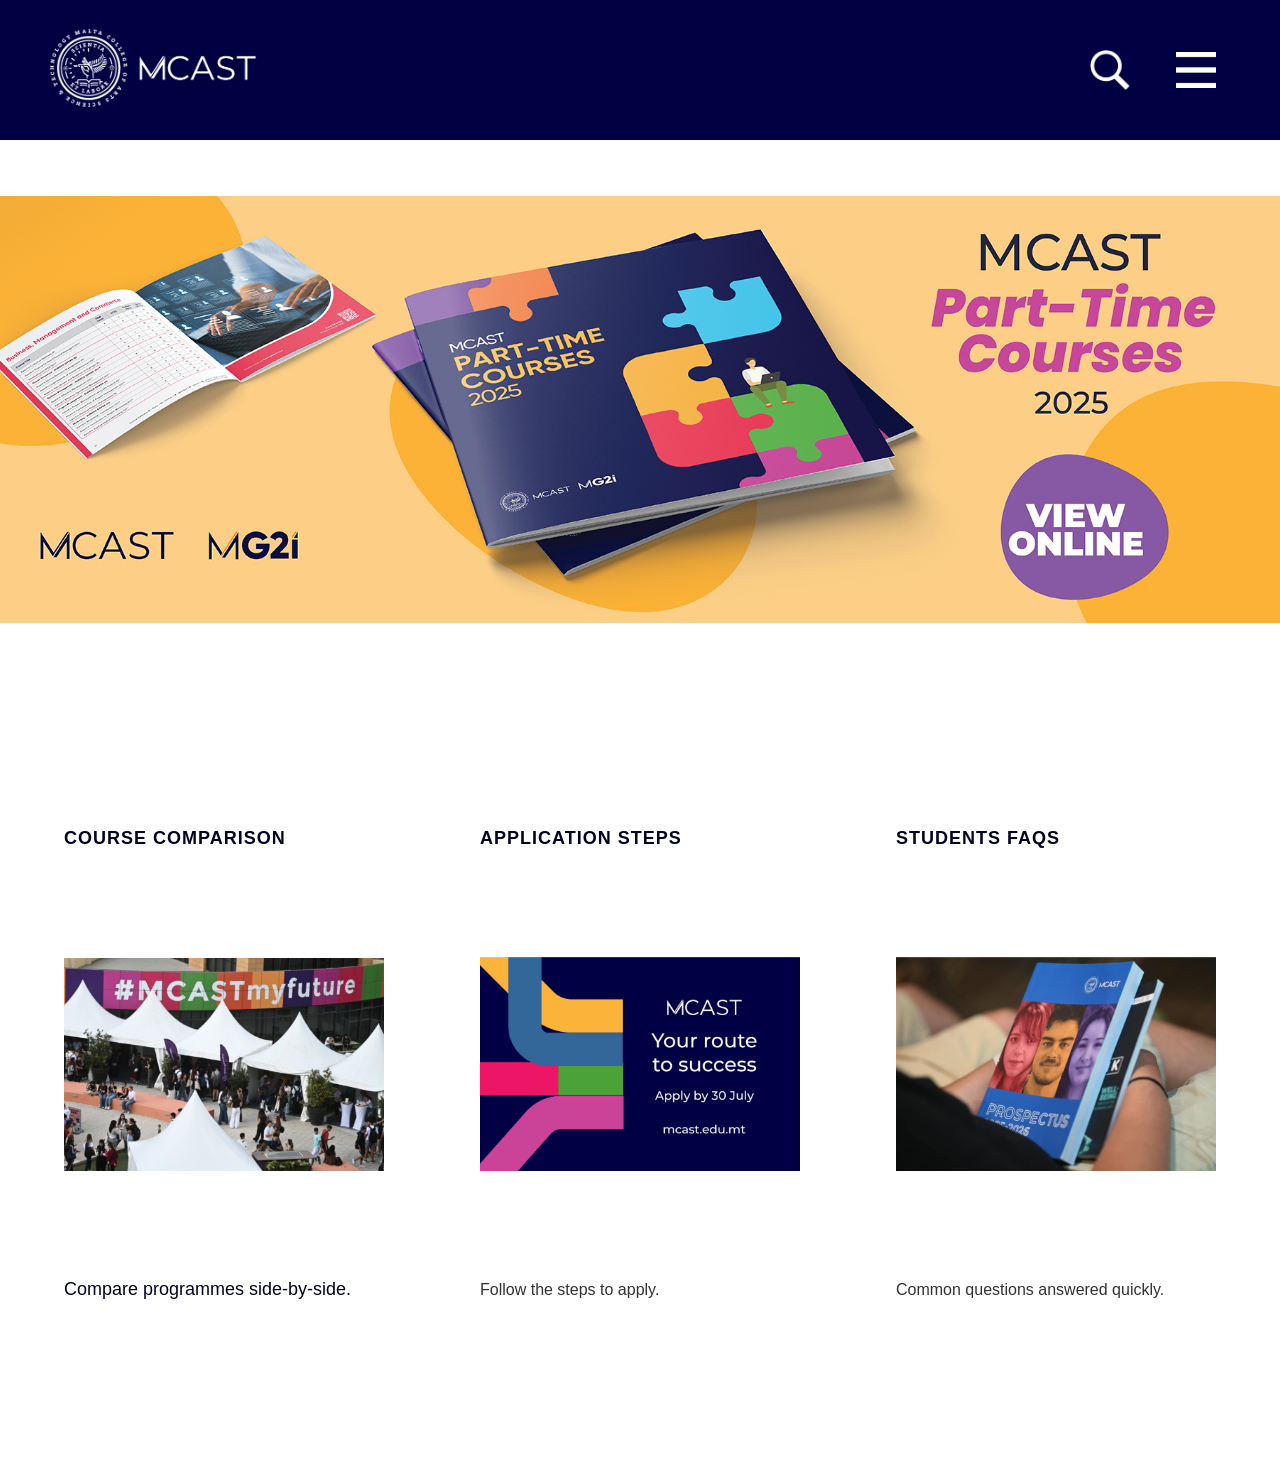
<file: index.html>
<!DOCTYPE html>
<html lang="en">
<head>
    <meta charset="UTF-8">
    <meta name="viewport" content="width=device-width, initial-scale=1.0">

    <link rel="stylesheet" href="style.css">

    <title>Mcast Website</title>
</head>

<body>
    <header class="topbar">

    <input type="checkbox" id="toggle-search" class="toggle" hidden>
    <input type="checkbox" id="toggle-menu" class="toggle" hidden>

    <div class="topbar__inner">

        <a href="index.html" class="brand" aria-label="Home">
            <img src="images/mcastLogo.png" alt="MCAST logo" class="brand__logo">
        </a>

    <div class="topbar__actions">
        <label for="toggle-search" class="icon-btn" aria-label="Open search">
            <img src="images/searchIcon.png" alt="Search Icon" class="icon-img">
        </label>

        <label for="toggle-menu" class="icon-btn" aria-label="Open menu">
            <img src="images/hamburgerMenu.png" alt="Menu Icon" class="icon-img">
        </label>
    </div>
    </div>

    <div class="search-panel">
        <form class="searchbar" action="#" method="get">
        <input class="searchbar__input" type="search" name="q" placeholder="SEARCH..." aria-label="Search">
        <button class="searchbar__btn" type="submit" aria-label="Search">
            <img src="images/searchIcon.png" alt="Search Icon" class="icon-img">
        </button>
        </form>
    </div>

    <aside class="menu-panel" aria-label="Site menu">
        <nav class="menu">
            <a href="index.html">ABOUT</a>
            <a href="applications.html">ADMISSIONS</a>
            <a href="coursecomparison.html">COURSES</a>
            <a href="contactpage.html">CONTACT</a>
            <a href="#">RESEARCH</a>
            <a href="#">SERVICES</a>
            <a href="prospectivestudents.html">STUDENTS</a>
            <a href="#">STAFF</a>
            <a href="prospectivestudents.html">FAQs</a>
        </nav>
    </aside>
    </header>

    <main class="content">
            <section class="hero">
                <img src="images/PartTimeCoursesMCASTWebBanner.jpg" alt="Part Time Courses" class="hero__img">
            </section>
        <div class="container">

            <section class="features">

                <a class="feature-card" href="coursecomparison.html">
                    <h3 class="feature-card__heading">COURSE COMPARISON</h3>
                    <img src="images/courseComparison.png" alt="Mcast Event" class="feature-card__img">
                    <p class="feature-card_desc">Compare programmes side-by-side.</p>
                </a>

                <a class="feature-card" href="applications.html">
                    <h3 class="feature-card__heading">APPLICATION STEPS</h3>
                    <img src="images/applicationSteps.png" alt="" class="feature-card__img">
                    <p class="feature-card__desc">Follow the steps to apply.</p>
                </a>

                <a class="feature-card" href="prospectivestudents.html">
                    <h3 class="feature-card__heading">STUDENTS FAQs</h3>
                    <img src="images/studentFaqs.png" alt="Student Prospectus Book" class="feature-card__img">
                    <p class="feature-card__desc">Common questions answered quickly.</p>
                </a>
            
            </section>

        </div>
    </main>
    
</body>

</html>
</file>
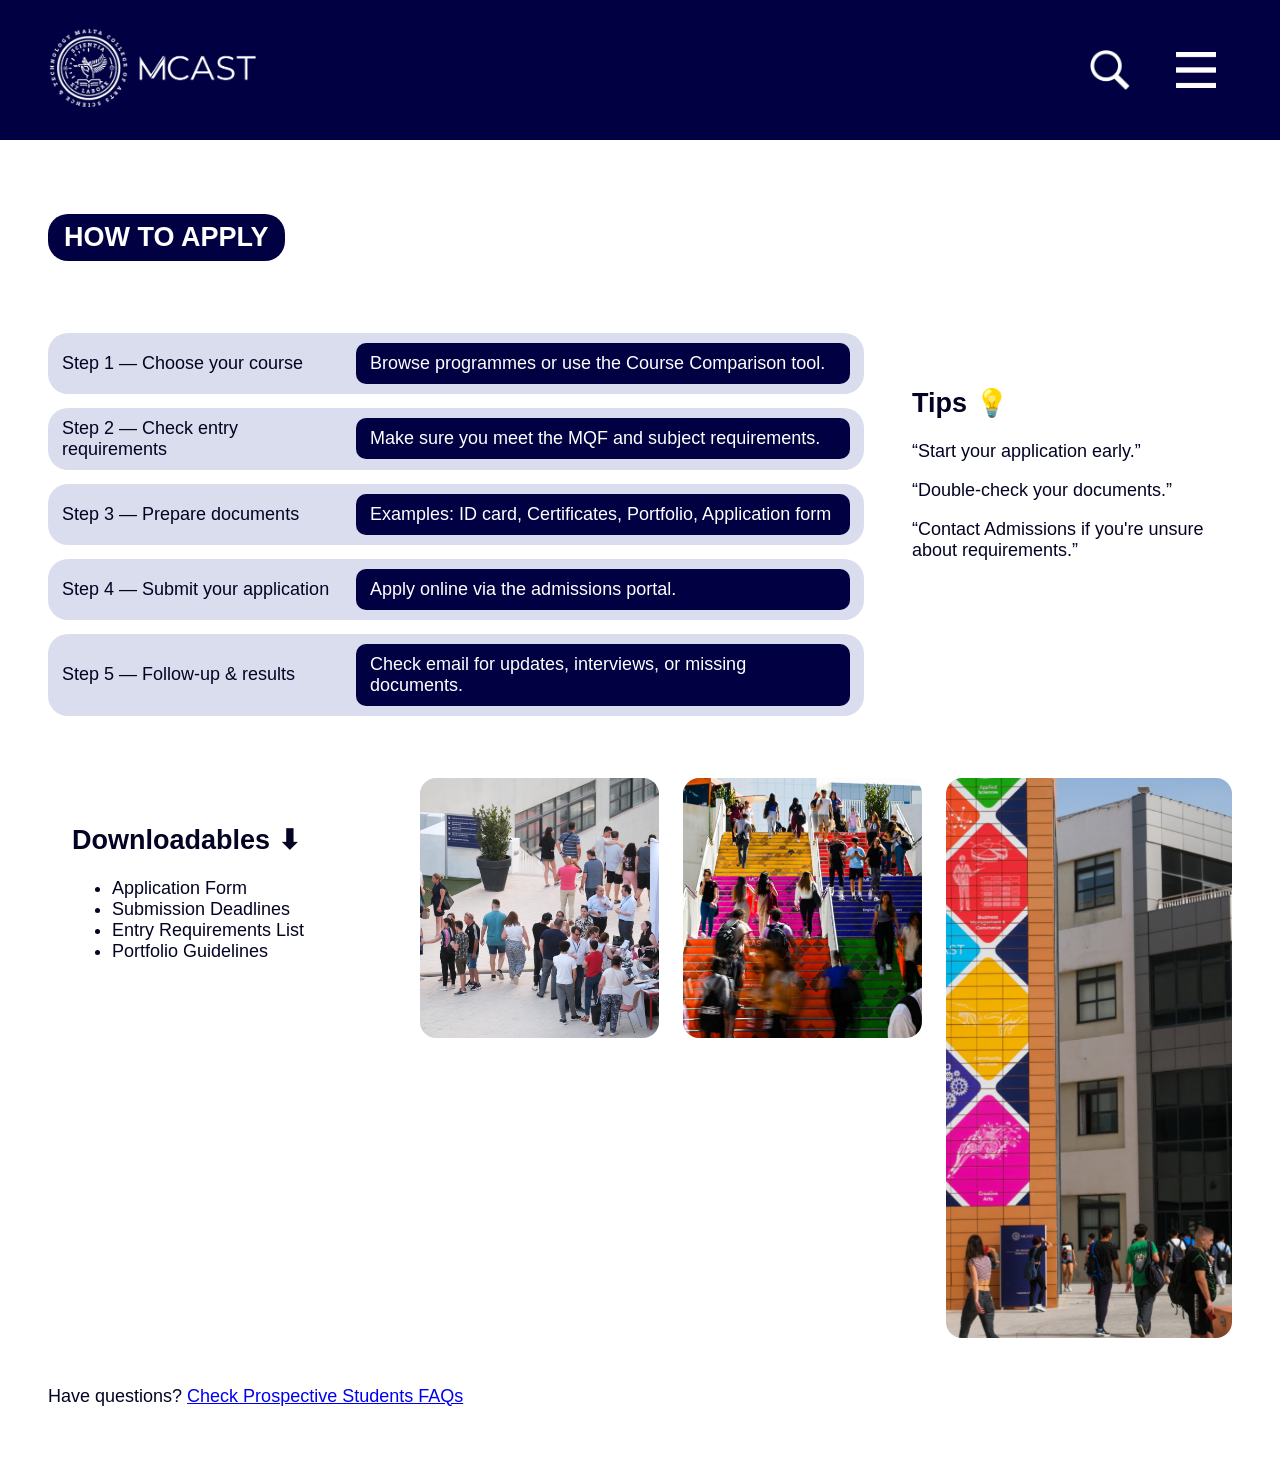
<file: applications.html>
<!DOCTYPE html>
<html lang="en">
<head>
    <meta charset="UTF-8">
    <meta name="viewport" content="width=device-width, initial-scale=1.0">

    <link rel="stylesheet" href="style.css">

    <title>Applications</title>
    
</head>
<body>
    <header class="topbar">

    <input type="checkbox" id="toggle-search" class="toggle" hidden>
    <input type="checkbox" id="toggle-menu" class="toggle" hidden>

    <div class="topbar__inner">

        <a href="index.html" class="brand" aria-label="Home">
            <img src="images/mcastLogo.png" alt="MCAST logo" class="brand__logo">
        </a>

    <div class="topbar__actions">
        <label for="toggle-search" class="icon-btn" aria-label="Open search">
            <img src="images/searchIcon.png" alt="Search Icon" class="icon-img">
        </label>

        <label for="toggle-menu" class="icon-btn" aria-label="Open menu">
            <img src="images/hamburgerMenu.png" alt="Menu Icon" class="icon-img">
        </label>
    </div>
    </div>

    <div class="search-panel">
        <form class="searchbar" action="#" method="get">
        <input class="searchbar__input" type="search" name="q" placeholder="SEARCH..." aria-label="Search">
        <button class="searchbar__btn" type="submit" aria-label="Search">
            <img src="images/searchIcon.png" alt="Search Icon" class="icon-img">
        </button>
        </form>
    </div>

    <aside class="menu-panel" aria-label="Site menu">
        <nav class="menu">
            <a href="index.html">ABOUT</a>
            <a href="applications.html">ADMISSIONS</a>
            <a href="coursecomparison.html">COURSES</a>
            <a href="contactpage.html">CONTACT</a>
            <a href="#">RESEARCH</a>
            <a href="#">SERVICES</a>
            <a href="prospectivestudents.html">STUDENTS</a>
            <a href="#">STAFF</a>
            <a href="prospectivestudents.html">FAQs</a>
        </nav>
    </aside>
</header>
<main class="page">
    <section class="how-to-apply">

        <h1 class="section-tag">HOW TO APPLY</h1>

        <div class="steps">

        <div class="step">
        <div class="step__label">Step 1 — Choose your course</div>
        <div class="step__box box-a">
            Browse programmes or use the Course Comparison tool.
        </div>
        </div>

        <div class="step">
        <div class="step__label">Step 2 — Check entry requirements</div>
        <div class="step__box box-b">
            Make sure you meet the MQF and subject requirements.
        </div>
        </div>

        <div class="step">
        <div class="step__label">Step 3 — Prepare documents</div>
        <div class="step__box box-c">
            Examples: ID card, Certificates, Portfolio, Application form
        </div>
        </div>

        <div class="step">
        <div class="step__label">Step 4 — Submit your application</div>
        <div class="step__box box-d">
            Apply online via the admissions portal.
        </div>
        </div>

        <div class="step">
        <div class="step__label">Step 5 — Follow-up & results</div>
        <div class="step__box box-e">
            Check email for updates, interviews, or missing documents.
        </div>
        </div>

        </div>

        <aside class="tips">
            <h2>Tips 💡</h2>
            <p>“Start your application early.”</p>
            <p>“Double-check your documents.”</p>
            <p>“Contact Admissions if you're unsure about requirements.”</p>
        </aside>

    </section>

    <section class="media-downloads">

    <section class="downloads box-f">
        <h2>Downloadables ⬇</h2>
        <ul>
            <li>Application Form</li>
            <li>Submission Deadlines</li>
            <li>Entry Requirements List</li>
            <li>Portfolio Guidelines</li>
        </ul>
    </section>
    
    <section class="images">
        <img src="images/aplications3.jpg" alt="Decorative image 1">
        <img src="images/applicationsONsteps.jpg" alt="Decorative image 2">
        <img src="images/longPhotoApplications.png" alt="Decorative image 3">
    </section>

</section>


    <footer class="faq">
        <p>
            Have questions?
        <a href="prospectivestudents.html">
            Check Prospective Students FAQs
        </a>
        </p>
    </footer>

</main>
</body>
</html>
</file>
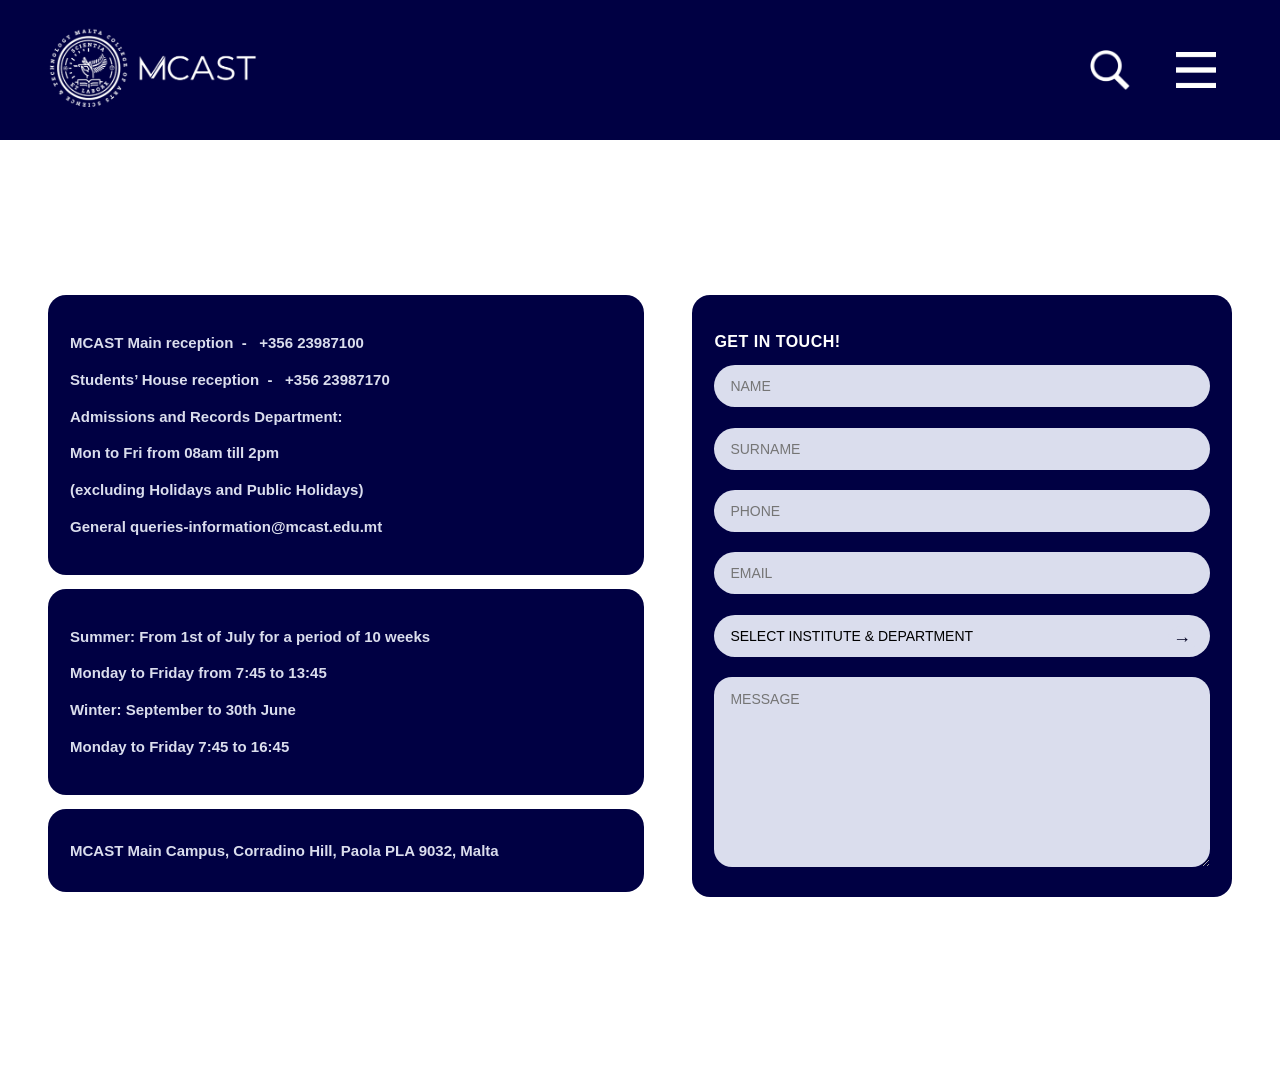
<file: contactpage.html>
<!DOCTYPE html>
<html lang="en">
<head>
    <meta charset="UTF-8">
    <meta name="viewport" content="width=device-width, initial-scale=1.0">

    <link rel="stylesheet" href="style.css">

    <title>Contact</title>

</head>
<body>
    <header class="topbar">

    <input type="checkbox" id="toggle-search" class="toggle" hidden>
    <input type="checkbox" id="toggle-menu" class="toggle" hidden>

    <div class="topbar__inner">

        <a href="index.html" class="brand" aria-label="Home">
            <img src="images/mcastLogo.png" alt="MCAST logo" class="brand__logo">
        </a>

    <div class="topbar__actions">
        <label for="toggle-search" class="icon-btn" aria-label="Open search">
            <img src="images/searchIcon.png" alt="Search Icon" class="icon-img">
        </label>

        <label for="toggle-menu" class="icon-btn" aria-label="Open menu">
            <img src="images/hamburgerMenu.png" alt="Menu Icon" class="icon-img">
        </label>
    </div>
    </div>

    <div class="search-panel">
        <form class="searchbar" action="#" method="get">
        <input class="searchbar__input" type="search" name="q" placeholder="SEARCH..." aria-label="Search">
        <button class="searchbar__btn" type="submit" aria-label="Search">
            <img src="images/searchIcon.png" alt="Search Icon" class="icon-img">
        </button>
        </form>
    </div>

    <aside class="menu-panel" aria-label="Site menu">
        <nav class="menu">
            <a href="index.html">ABOUT</a>
            <a href="applications.html">ADMISSIONS</a>
            <a href="coursecomparison.html">COURSES</a>
            <a href="contactpage.html">CONTACT</a>
            <a href="#">RESEARCH</a>
            <a href="#">SERVICES</a>
            <a href="prospectivestudents.html">STUDENTS</a>
            <a href="#">STAFF</a>
            <a href="prospectivestudents.html">FAQs</a>
        </nav>
    </aside>
    
    </header>

    <main class="content">
        <section class="contact">
        <div class="container">
        <div class="contact__grid">

        <div class="contact__left">
            <article class="card card--soft">
                <p class="contact__line"><strong>MCAST Main reception</strong> &nbsp;- &nbsp; +356 23987100</p>
                <p class="contact__line"><strong>Students’ House reception</strong> &nbsp;- &nbsp; +356 23987170</p>

                <p class="contact__line contact__spacer"><strong>Admissions and Records Department:</strong></p>
                <p class="contact__line">Mon to Fri from 08am till 2pm</p>
                <p class="contact__line">(excluding Holidays and Public Holidays)</p>

                <p class="contact__line contact__spacer"><strong>General queries</strong>-information@mcast.edu.mt</p>
            </article>

            <article class="card card--soft">
                <p class="contact__line"><strong>Summer:</strong> From 1st of July for a period of 10 weeks</p>
                <p class="contact__line">Monday to Friday from 7:45 to 13:45</p>

                <p class="contact__line contact__spacer"><strong>Winter:</strong> September to 30th June</p>
                <p class="contact__line">Monday to Friday 7:45 to 16:45</p>
            </article>

            <article class="card card--soft card--tight">
                <p class="contact__line">MCAST Main Campus, Corradino Hill, Paola PLA 9032, Malta</p>
            </article>
        </div>

        <div class="contact__right">
            <article class="card card--soft">
                <h1 class="contact__title">GET IN TOUCH!</h1>

                <form class="contact-form" action="#" method="post">
                <label class="sr-only" for="name">Name</label>
                <input class="field" id="name" name="name" type="text" placeholder="NAME" />

                <label class="sr-only" for="surname">Surname</label>
                <input class="field" id="surname" name="surname" type="text" placeholder="SURNAME" />

                <label class="sr-only" for="phone">Phone</label>
                <input class="field" id="phone" name="phone" type="tel" placeholder="PHONE" />

                <label class="sr-only" for="email">Email</label>
                <input class="field" id="email" name="email" type="email" placeholder="EMAIL" />

                <div class="select-wrap">
                    <label class="sr-only" for="dept">Select institute &amp; department</label>
                    <select class="field field--select" id="dept" name="dept">
                    <option value="" selected disabled>SELECT INSTITUTE &amp; DEPARTMENT</option>
                    <option>MCAST - IAS</option>
                    <option>MCAST - ICA</option>
                    <option>MCAST - IET</option>
                    <option>MCAST - IBMC</option>
                    <option>MCAST - ICS</option>
                    <option>MCAST - IICT</option>
                    <option>GOZO CAMPUS</option>
                    </select>
                    <span class="select-wrap__icon" aria-hidden="true">→</span>
                </div>

                <label class="sr-only" for="message">Message</label>
                <textarea class="field field--textarea" id="message" name="message" placeholder="MESSAGE"></textarea>

                </form>
                </article>
            </div>

        </div>
        </div>
    </section>

    </main>
</body>
</html>
</file>
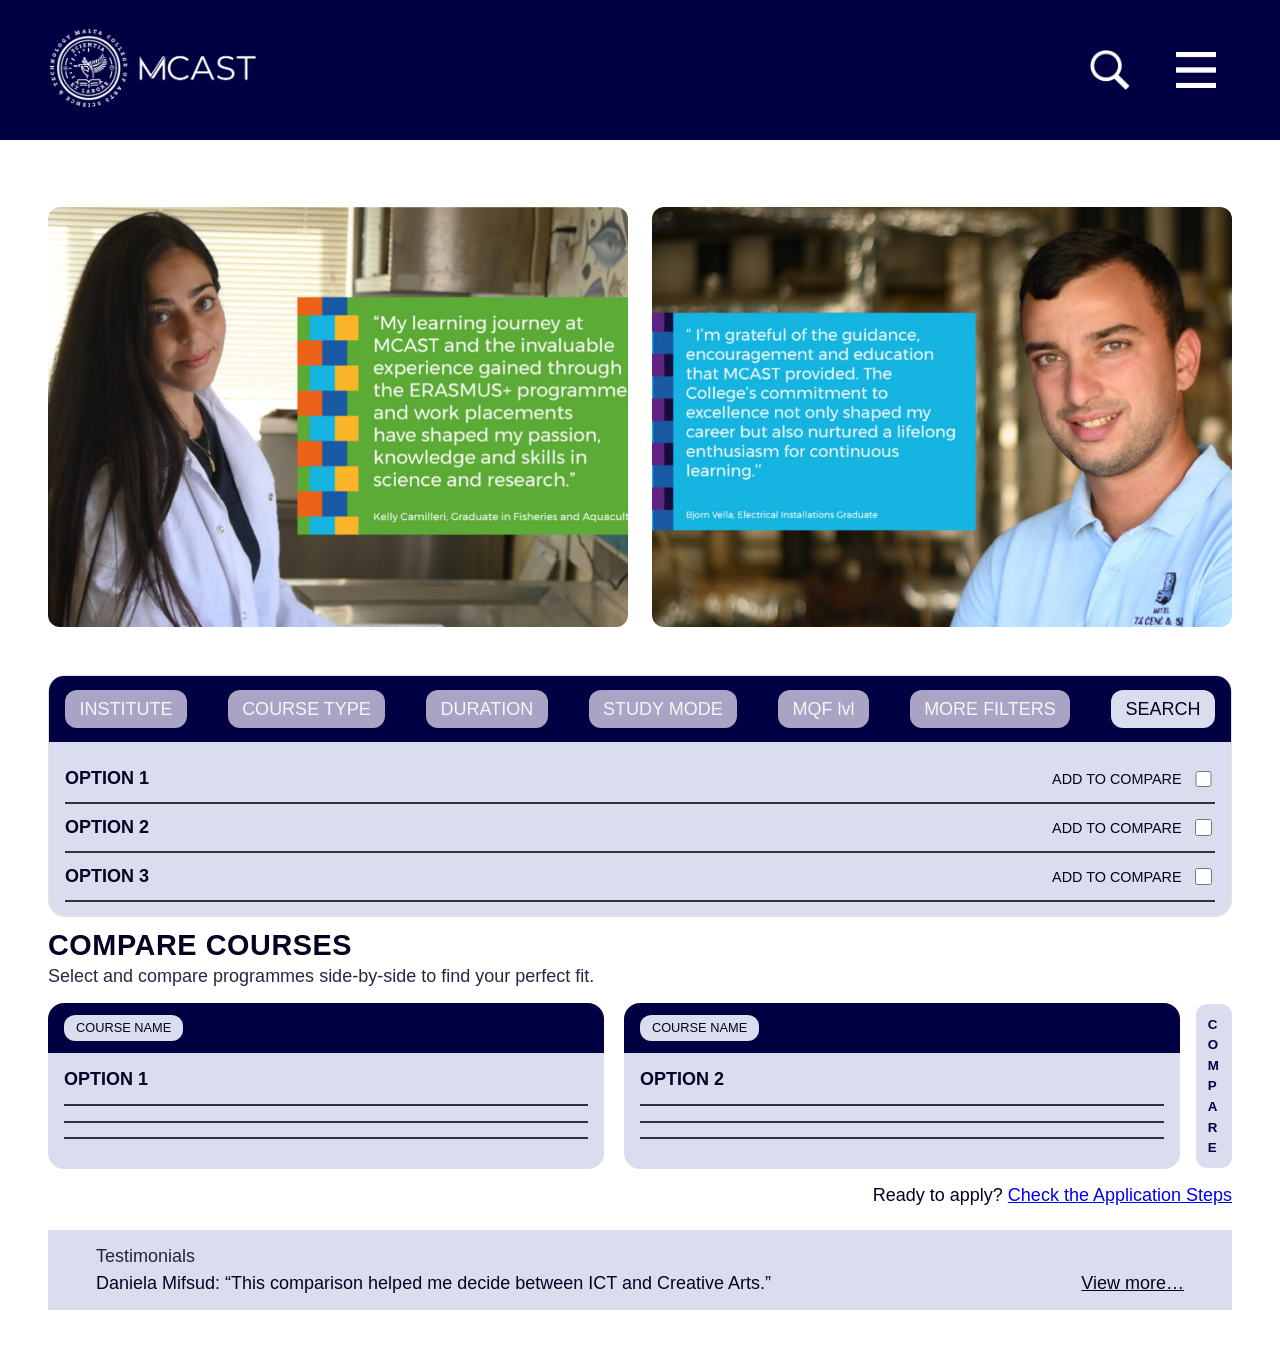
<file: coursecomparison.html>
<!DOCTYPE html>
<html lang="en">
<head>
    <meta charset="UTF-8">
    <meta name="viewport" content="width=device-width, initial-scale=1.0">

    <link rel="stylesheet" href="style.css">

    <title>Courses</title>
</head>
<body>
    <header class="topbar">

    <input type="checkbox" id="toggle-search" class="toggle" hidden>
    <input type="checkbox" id="toggle-menu" class="toggle" hidden>

    <div class="topbar__inner">

        <a href="index.html" class="brand" aria-label="Home">
            <img src="images/mcastLogo.png" alt="MCAST logo" class="brand__logo">
        </a>

    <div class="topbar__actions">
        <label for="toggle-search" class="icon-btn" aria-label="Open search">
            <img src="images/searchIcon.png" alt="Search Icon" class="icon-img">
        </label>

        <label for="toggle-menu" class="icon-btn" aria-label="Open menu">
            <img src="images/hamburgerMenu.png" alt="Menu Icon" class="icon-img">
        </label>
    </div>
    </div>

    <div class="search-panel">
        <form class="searchbar" action="#" method="get">
        <input class="searchbar__input" type="search" name="q" placeholder="SEARCH..." aria-label="Search">
        <button class="searchbar__btn" type="submit" aria-label="Search">
            <img src="images/searchIcon.png" alt="Search Icon" class="icon-img">
        </button>
        </form>
    </div>

    <aside class="menu-panel" aria-label="Site menu">
        <nav class="menu">
            <a href="index.html">ABOUT</a>
            <a href="applications.html">ADMISSIONS</a>
            <a href="coursecomparison.html">COURSES</a>
            <a href="contactpage.html">CONTACT</a>
            <a href="#">RESEARCH</a>
            <a href="#">SERVICES</a>
            <a href="prospectivestudents.html">STUDENTS</a>
            <a href="#">STAFF</a>
            <a href="prospectivestudents.html">FAQs</a>
        </nav>
    </aside>
    </header>

    <main class="page">

        <section class="hero">
            <div class="hero__grid">
            <figure class="hero__media">
            <img src="images/courseComparison.2.png" alt="Course Experience">
            </figure>

            <figure class="hero__media">
            <img src="images/courseComparison.1.png" alt="Course Experience">
            </figure>
            </div>
        </section>

        <section class="course-search" aria-label="Course search">
            <div class="course-search__header">
                <div class="filters__bar">
                    <button class="chip" type="button">INSTITUTE</button>
                    <button class="chip" type="button">COURSE TYPE</button>
                    <button class="chip" type="button">DURATION</button>
                    <button class="chip" type="button">STUDY MODE</button>
                    <button class="chip" type="button">MQF lvl</button>
                    <button class="chip" type="button">MORE FILTERS</button>
                    <button class="chip chip--primary" type="button">SEARCH</button>
                </div>
            </div>

        <div class="course-search__body">
            <ul class="results__list">
            <li class="result">
            <span class="result__title">OPTION 1</span>

            <label class="result__compare">
            <span>ADD TO COMPARE</span>
            <input type="checkbox" name="compare" value="option1">
            </label>
            </li>

            <li class="result">
            <span class="result__title">OPTION 2</span>

            <label class="result__compare">
                <span>ADD TO COMPARE</span>
                <input type="checkbox" name="compare" value="option2">
            </label>
            </li>

            <li class="result">
            <span class="result__title">OPTION 3</span>

            <label class="result__compare">
                <span>ADD TO COMPARE</span>
                <input type="checkbox" name="compare" value="option3">
            </label>
            </li>
            </ul>
        </div>
        </section>

        <section class="compare" aria-labelledby="compare-title">
            <h2 id="compare-title" class="compare__title">COMPARE COURSES</h2>
            <p class="compare__subtitle">Select and compare programmes side-by-side to find your perfect fit.</p>

        <div class="compare__wrap">
        <div class="compare__grid">

        <article class="compareCard">
        <div class="compareCard__head">
        <span class="badge">COURSE NAME</span>
        </div>

        <div class="compareCard__body">
            <p class="compareCard__option">OPTION 1</p>
            <div class="line"></div>
            <div class="line"></div>
            <div class="line"></div>
        </div>
        </article>

        <article class="compareCard">
        <div class="compareCard__head">
        <span class="badge">COURSE NAME</span>
        </div>

        <div class="compareCard__body">
                <p class="compareCard__option">OPTION 2</p>
                <div class="line"></div>
                <div class="line"></div>
                <div class="line"></div>
            </div>
        </article>

        </div>

            <button class="compareBtn" type="button" aria-label="Compare selected courses">
                <span>C</span><span>O</span><span>M</span><span>P</span><span>A</span><span>R</span><span>E</span>
            </button>
        </div>

        <p class="compare__cta">
                Ready to apply? <a href="applications.html">Check the Application Steps</a>
        </p>
        </section>

        <section class="testimonials" aria-label="Testimonials">
        <div class="testimonials__inner">
        <div>
        <p class="testimonials__label">Testimonials</p>
            <p class="testimonials__quote">
                Daniela Mifsud: “This comparison helped me decide between ICT and Creative Arts.”
            </p>
        </div>

            <a class="testimonials__more" href="prospectivestudents.html">View more…</a>
        </div>
        </section>

    </main>

</body>
</html>
</file>
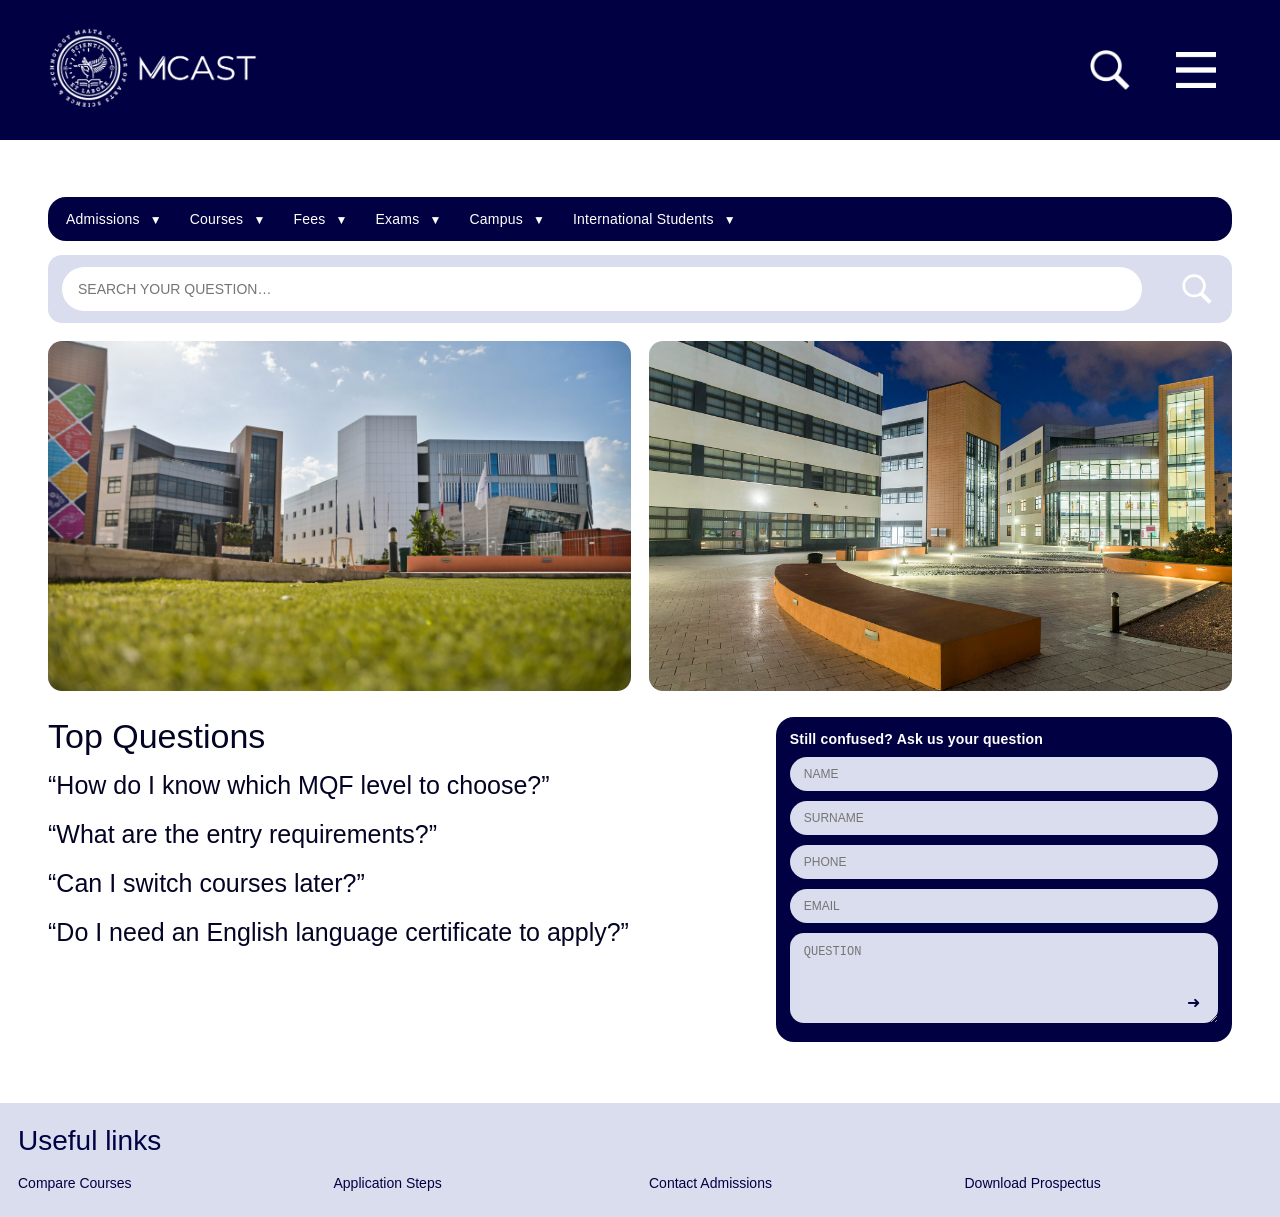
<file: prospectivestudents.html>
<!DOCTYPE html>
<html lang="en">
<head>
    <meta charset="UTF-8">
    <meta name="viewport" content="width=device-width, initial-scale=1.0">

    <link rel="stylesheet" href="style.css">

    <title>Prospective Students</title>
</head>
<body>
    <header class="topbar">

    <input type="checkbox" id="toggle-search" class="toggle" hidden>
    <input type="checkbox" id="toggle-menu" class="toggle" hidden>

    <div class="topbar__inner">

        <a href="index.html" class="brand" aria-label="Home">
            <img src="images/mcastLogo.png" alt="MCAST logo" class="brand__logo">
        </a>

    <div class="topbar__actions">
        <label for="toggle-search" class="icon-btn" aria-label="Open search">
            <img src="images/searchIcon.png" alt="Search Icon" class="icon-img">
        </label>

        <label for="toggle-menu" class="icon-btn" aria-label="Open menu">
            <img src="images/hamburgerMenu.png" alt="Menu Icon" class="icon-img">
        </label>
    </div>
    </div>

    <div class="search-panel">
        <form class="searchbar" action="#" method="get">
        <input class="searchbar__input" type="search" name="q" placeholder="SEARCH..." aria-label="Search">
        <button class="searchbar__btn" type="submit" aria-label="Search">
            <img src="images/searchIcon.png" alt="Search Icon" class="icon-img">
        </button>
        </form>
    </div>

    <aside class="menu-panel" aria-label="Site menu">
        <nav class="menu">
            <a href="index.html">ABOUT</a>
            <a href="applications.html">ADMISSIONS</a>
            <a href="coursecomparison.html">COURSES</a>
            <a href="contactpage.html">CONTACT</a>
            <a href="#">RESEARCH</a>
            <a href="#">SERVICES</a>
            <a href="prospectivestudents.html">STUDENTS</a>
            <a href="#">STAFF</a>
            <a href="prospectivestudents.html">FAQs</a>
        </nav>
    </aside>
    </header>

<main class="page">

    <nav class="subnav" aria-label="Section navigation">
        <div class="subnav__inner">
            <a href="#" class="subnav__link">Admissions <span class="caret">▼</span></a>
            <a href="#" class="subnav__link">Courses <span class="caret">▼</span></a>
            <a href="#" class="subnav__link">Fees <span class="caret">▼</span></a>
            <a href="#" class="subnav__link">Exams <span class="caret">▼</span></a>
            <a href="#" class="subnav__link">Campus <span class="caret">▼</span></a>
            <a href="#" class="subnav__link">International Students <span class="caret">▼</span></a>
        </div>
    </nav>

    <section class="search" aria-label="Search questions">
        <div class="search__box">
            <label class="sr-only" for="searchQuestions">Search your question</label>
            <input
                id="searchQuestions"
                class="search__input"
                type="search"
                placeholder="SEARCH YOUR QUESTION…"
            />
            <button class="searchbar__btn" type="submit" aria-label="Search">
            <img src="images/searchIcon.png" alt="Search Icon" class="icon-img">
        </button>
        </div>
    </section>

    <section class="hero-grid" aria-label="Highlights">
        <figure class="hero-img">
        <img src="images/prospectiveStudents1.jpg" alt="Highlight image 1">
        </figure>

        <figure class="hero-img">
        <img src="images/Prospectivestudents2.jpg" alt="Highlight image 2">
        </figure>
</section>

    <section class="faq-content">
        <div class="content__left">
            <h2 class="h2">Top Questions</h2>
            <ul class="questions">
                <li>“How do I know which MQF level to choose?”</li>
                <li>“What are the entry requirements?”</li>
                <li>“Can I switch courses later?”</li>
                <li>“Do I need an English language certificate to apply?”</li>
            </ul>
        </div>

    <aside class="content__right" aria-label="Ask a question form">
        <div class="form-card">
            <h3 class="form-card__title">Still confused? Ask us your question</h3>

        <form class="form" action="#" method="post">
            <label class="sr-only" for="fname">Name</label>
            <input id="fname" name="fname" type="text" placeholder="NAME" />

            <label class="sr-only" for="lname">Surname</label>
            <input id="lname" name="lname" type="text" placeholder="SURNAME" />

            <label class="sr-only" for="phone">Phone</label>
            <input id="phone" name="phone" type="tel" placeholder="PHONE" />

            <label class="sr-only" for="email">Email</label>
            <input id="email" name="email" type="email" placeholder="EMAIL" />

            <label class="sr-only" for="question">Question</label>

        <div class="textarea-wrap">
            <textarea id="question" name="question" placeholder="QUESTION"></textarea>

            <button class="send-btn" type="submit" aria-label="Send question">
            ➜
            </button>
        </div>

        </form>
        </div>
    </aside>
    </section>

</main>

<footer class="linksbar" aria-label="Useful links">
    <div class="linksbar__inner">
        <h2 class="linksbar__title">Useful links</h2>

    <div class="linksbar__grid">
        <a href="coursecomparison.html" class="linksbar__link">Compare Courses</a>
        <a href="applications.html" class="linksbar__link">Application Steps</a>
        <a href="contactpage.html" class="linksbar__link">Contact Admissions</a>
        <a href="#" class="linksbar__link">Download Prospectus</a>
    </div>
    </div>
</footer>

</body>
</html>
</file>
<file: style.css>
:root {
      --primary: #000043;
      --primary2: #ffffff ;
      --primary-tint: #414189;
      --primary-shade: #000029;

      --accent: #FFD700;
      --accent-tint: #FFE975;
      --accent-shade: #D1B313;
      
      --muted-tint: #DADDED;
      --muted-shade: #A9A4C4;
      
      --dark: #030323;
      --light: #F5F5F7;

      --shadow-sm: 0 0.1rem 0.2rem rgba(3, 3, 35, 0.18);
      --shadow-md: 0 0.35rem 0.9rem rgba(3, 3, 35, 0.22);

      --font-heading: "Poppins", Arial, sans-serif;
      --font-body: "Roboto", Arial, sans-serif;
      --text-base: 16px;
      --text-sm: 14px;
      --h1: 36px; /* Page title */
      --h2: 30px; /* Section title */
      --h3: 24px; /* Subheading */

      --weight-regular: 400;
      --weight-medium: 500;
      --weight-semibold: 600;
      --weight-bold: 700;

      --space-0: 0;
      --space-1: 8px;   /* small */
      --space-2: 16px;  /* medium */
      --space-3: 32px;  /* large */

      --page-margin: 40px;
      --card-padding: 16px;
      --section-padding: 32px;

      --max-content: 1600px;
}

*,
*::before,
*::after {
      box-sizing: border-box;
}

html, body {
      margin: 0;
      padding: 0;

      overflow-x: hidden;
}

body {
      font-family: var(--font-heading);
      font-size: 18px;
      font-weight: var(--weight-regular);
      color: var(--dark);
      background: var(--primary2);
}

img {
      max-width: 100%;
      display: block;
}

.sr-only {
      position: absolute;
      width: 1px;
      height: 1px;
      padding: 0;
      margin: -1px;
      overflow: hidden;
      clip: rect(0, 0, 0, 0);
      white-space: nowrap;
      border: 0;
}

/* =========================================
LAYOUT WRAPPERS (use these everywhere)
========================================= */
.container,
.page {
      max-width: var(--max-content);
      margin: 0 auto;
      padding: 24px 48px 28px;
}

.content {
      background: var(--primary2);
      padding: 56px 0 72px;
}

/* =========================================
TOPBAR / NAV (your ribbon)
========================================= */
.topbar {
      background: var(--primary);
      position: relative;

      overflow-x: clip;
}

.topbar__inner {
      height: 140px;
      padding: 0 48px;

      width: 100%;
      max-width: var(--max-content);
      margin: 0 auto;

      display: flex;
      align-items: center;
      justify-content: space-between;
}


.brand {
      display: inline-flex;
      text-decoration: none;
      height: 100%;
      display: flex;
      align-items: center;
}

.brand__logo {
      height: 86px;
      max-height: none;
      width: auto;
      object-fit: contain;
}

.topbar__actions {
      position: relative;
      display: flex;
      gap: 14px;
}

.icon-btn {
      width: 72px;
      height: 72px;
      display: grid;
      place-items: center;
      cursor: pointer;
      user-select: none;
}

.icon-img {
      width: 40px;
      height: 40px;
      object-fit: contain;
}

/* SEARCH DROPDOWN */
.search-panel {
      display: none;
      background: transparent;
      padding: 0;

      position: absolute;
      top: 50%;
      right: 72px;
      transform: translateY(-50%);
      z-index: 999;
      width: min(520px, 60vw);
}

#toggle-search:checked ~ .topbar__inner .search-panel {
      display: block;
}

#toggle-search:checked ~ .topbar__inner label[for="toggle-search"] {
      opacity: 0;
      pointer-events: none;
}

.searchbar {
      width: 100%;
      display: flex;
      align-items: center;
      justify-content: flex-end;
}

.searchbar__input {
      width: min(520px, 100%);
      padding: 12px 16px;
      border: 1px solid;
      border-radius: 999px;
      outline: none;
      font-family: var(--font-body);
}

.searchbar__btn {
      border: none;
      background: transparent;
      cursor: pointer;
      margin-left: -46px;
      width: 44px;
      height: 44px;
      display: grid;
      place-items: center;
}

/* MENU PANEL */
.menu-panel {
      display: none;
      position: absolute;
      top: 0;
      right: 0;

      width: 260px;
      padding: 24px;

      background: var(--primary2);
      box-shadow: 0 8px 24px rgba(3, 3, 35, 0.22);
}

.menu {
      display: grid;
      gap: 12px;
}

.menu a {
      color: var(--primary);
      text-decoration: none;
      font-weight: var(--weight-bold);
      font-size: var(--h2);
      letter-spacing: 0.5px;

      padding: 8px 12px;
      border-radius: 6px;

      transition:
            background-color 0.2s ease,
            box-shadow 0.2s ease,
            transform 0.1s ease;
}

.menu a:hover {
      background-color: rgba(0, 0, 0, 0.04);
      box-shadow: 0 2px 6px rgba(0, 0, 0, 0.12);
}

#toggle-search:checked ~ .search-panel { display: block; }
#toggle-menu:checked ~ .menu-panel { display: block; }

/* =========================================
SHARED COMPONENTS
========================================= */
.card {
      border-radius: 18px;
      padding: 22px;
      text-align: left;
}

.card--soft { background: var(--primary); }
.card--tight { padding: 16px 22px; }

.field {
      width: 100%;
      height: 42px;
      border-radius: 999px;
      border: none;
      outline: none;
      padding: 0 16px;

      background: var(--muted-tint);
      font-family: var(--font-body);
      font-size: 14px;
}

.field--textarea {
      height: 190px;
      border-radius: 18px;
      padding: 14px 16px;
      resize: vertical;
}

.select-wrap { position: relative; }

.field--select {
      appearance: none;
      padding-right: 44px;
}

.select-wrap__icon {
      position: absolute;
      right: 14px;
      top: 50%;
      transform: translateY(-50%);
      width: 28px;
      height: 28px;
      border-radius: 999px;
      display: grid;
      place-items: center;

      background: var(--muted-tint);
      font-weight: 700;
}

/* =========================================
HOME PAGE
========================================= */
.hero {
      margin-bottom: 48px;
}

.hero__img {
      width: 100vw;
      aspect-ratio: 12 / 4;
      object-fit: cover;
}

.features {
      display: grid;
      grid-template-columns: repeat(3, 1fr);
      gap: 64px;
      margin-top: 72px;
      align-items: stretch;
}

/* Responsive grid */
@media (max-width: 900px) {
      .features {
            grid-template-columns: repeat(2, 1fr);
            gap: 32px;
      }
}

@media (max-width: 600px) {
      .features {
            grid-template-columns: 1fr;
            gap: 24px;
      }
}


.feature-card {
      text-decoration: none;
      color: var(--dark);

      display: flex;
      flex-direction: column;
      gap: 18px;
      align-items: flex-start;

      padding: 16px;
      height: 100%;
}

.feature-card__heading {
      font-family: var(--font-heading);
      font-weight: var(--weight-semibold);
      font-size: 18px;
      letter-spacing: 1px;
      text-transform: uppercase;
}

.feature-card__img {
      width: 100%;
      height: clamp(180px, 28vw, 420px);
      object-fit: contain;
}

.feature-card__desc {
      font-size: 16px;
      color: #333;
      line-height: 1.6;
}

/* =========================================
CONTACT PAGE
========================================= */
.contact {
      padding: 48px 0 72px;
}

.contact__grid {
      display: grid;
      grid-template-columns: 1.05fr 0.95fr;
      gap: 48px;
      align-items: start;
}

.contact__left {
      display: grid;
      gap: 14px;
      color: var(--muted-tint);
      font-weight: var(--weight-semibold);
}

.contact__title {
      font-family: var(--font-heading);
      font-size: 16px;
      color: var(--primary2);
      letter-spacing: 0.5px;
      font-weight: var(--weight-bold);
      margin-bottom: 14px;
}

.contact__line {
      line-height: 1.45;
      font-size: 15px;
}

.contact__spacer { margin-top: 12px; }

.contact-form {
      display: grid;
      gap: 12px;
      height: 510px;
}

/* =========================================
COMPARE COURSES PAGE
========================================= */
.hero__grid {
      display: grid;
      grid-template-columns: 1fr 1fr;
      gap: 1.5rem;
      margin: 1rem 0 1.25rem;
}

.hero__media {
      margin: 0;
      border-radius: 0.75rem;
      overflow: hidden;

      height: 420px;
      padding: 0;
}

.hero__media img {
      width: 100%;
      height: 100%;
      object-fit: cover;
}

.filters__bar {
      display: flex;
      gap: 0.75rem;
      align-items: center;
      justify-content: space-between;
      flex-wrap: wrap;
}

.chip {
      border: 0;
      background: var(--muted-shade);
      color: var(--light);
      padding: 0.55rem 0.9rem;
      border-radius: 0.75rem;
      font: inherit;
      cursor: pointer;
}

.chip--primary {
      background: var(--muted-tint);
      color: var(--dark);
}

.results { margin: 0.9rem 0 2rem; }

.results__list {
      list-style: none;
      padding: 0;
      margin: 0;
}

.result {
      display: grid;
      grid-template-columns: 1fr auto;
      align-items: center;
      gap: 1rem;

      padding: 0.75rem 0;
      border-bottom: 2px solid #333;
}

.result__title {
      color: inherit;
      font-weight: 600;
}

.result__compare {
      display: inline-flex;
      align-items: center;
      gap: 0.6rem;
      font-size: 0.9rem;
      user-select: none;
      cursor: pointer;
}

.result__compare input {
      width: 1.05rem;
      height: 1.05rem;
}

.result__compare input[type="checkbox"] {
      accent-color: var(--accent);
}

.compare { padding: 0.5rem 0 1.5rem; }

.compare__title {
      margin: 0.25rem 0;
      font-size: 1.8rem;
      letter-spacing: 0.02em;
}

.compare__subtitle {
      margin: 0 0 1rem;
      opacity: 0.85;
}

.compare__wrap {
      display: grid;
      grid-template-columns: 1fr auto;
      align-items: center;
      gap: 1rem;
}

.compare__grid {
      display: grid;
      grid-template-columns: 1fr 1fr;
      gap: 1.25rem;
}

.compareCard {
      background: var(--muted-tint);
      border-radius: 1rem;
      overflow: hidden;
}

.compareCard__head {
      background: var(--primary);
      padding: 0.75rem 1rem;
}

.badge {
      display: inline-block;
      background: var(--muted-tint);
      padding: 0.35rem 0.75rem;
      border-radius: 0.7rem;
      font-size: 0.8rem;
}

.compareCard__body { padding: 1rem; }

.compareCard__option {
      margin: 0 0 0.75rem;
      font-weight: 600;
}

.line {
      height: 2px;
      background: var(--dark);
      margin: 0.9rem 0;
      opacity: 0.8;
}

.compareBtn {
      border: 0;
      background: var(--muted-tint);
      color: var(--primary);
      border-radius: 0.7rem;
      padding: 0.8rem 0.75rem;
      cursor: pointer;

      display: flex;
      flex-direction: column;
      gap: 0.35rem;
      font-weight: 700;
      letter-spacing: 0.08em;
}

.compare__cta {
      margin: 1rem 0 0;
      text-align: right;
}

.testimonials {
      background: var(--muted-tint);

      margin: 0;

      padding: 1rem 0;
}

.testimonials__inner {
      max-width: var(--max-content);
      margin: 0 auto;
      padding: 0 3rem;

      display: flex;
      align-items: flex-end;
      justify-content: space-between;
      gap: 1rem;
}

.testimonials__label { margin: 0 0 0.35rem; opacity: 0.85; }
.testimonials__quote { margin: 0; }
.testimonials__more { white-space: nowrap; color: inherit; }

.course-search {
      border-radius: 1rem;
      overflow: hidden;
      border: 1px solid rgba(0, 0, 0, 0.12);
}
.course-search__header {
      background: var(--primary);
      padding: 0.85rem 1rem;
}
.course-search__body {
      background: var(--muted-tint);
      padding: 0.85rem 1rem;
}

/* =========================================
HOW TO APPLY PAGE
========================================= */
.section-tag {
      display: inline-block;
      padding: 0.5rem 1rem;
      background: var(--primary);
      border-radius: 20px;
      margin-bottom: 1.5rem;

      grid-column: 1 / 2;
      justify-self: left;
      color: var(--primary2);
}

.steps { max-width: none; }

.how-to-apply {
      display: grid;
      grid-template-columns: 1fr 320px;
      gap: 48px;
      align-items: start;
}

.section-tag { grid-column: 1 / -1; }

.step {
      background: var(--muted-tint);
      border-radius: 20px;
      padding: 10px 14px;

      display: grid;
      grid-template-columns: 280px 1fr;
      gap: 14px;
      align-items: center;

      margin-bottom: 14px;
}

.step__label { min-width: 0; }

.step__box {
      padding: 10px 14px;
      border-radius: 10px;
      background: var(--primary);
      color: var(--primary2);
}

.tips {
      margin-top: 2rem;
      max-width: 320px;
}

.media-downloads {
      display: grid;
      grid-template-columns: 340px 1fr;
      gap: 32px;
      align-items: start;
      margin-top: 48px;
}

.downloads {
      margin-top: 3rem;
      padding: 1.5rem;
      border-radius: 1rem;
}

.media-downloads .downloads {
      margin-top: 0;
      padding: 24px;
      border-radius: 18px;
}

/* 3-image grid (2 small + 1 tall) */
.images {
      display: grid;
      grid-template-columns: 1fr 1fr 1.2fr;
      gap: 24px;
      margin-top: 48px;
      align-items: stretch;
}

.images img {
      height: 260px;
      object-fit: cover;
      border-radius: 16px;
}

.images img:nth-child(3) {
      height: 560px;
}

.media-downloads .images { margin-top: 0; }

.faq { margin-top: 3rem; }

/* =========================================
FAQ PAGE
========================================= */
.subnav { margin-top: 6px; }

.subnav__inner {
      background: var(--primary);
      border-radius: var(--radius-lg, 18px);
      padding: 14px 18px;

      display: flex;
      gap: 28px;
      flex-wrap: wrap;
      align-items: center;
      justify-content: flex-start;
}

.subnav__link {
      color: var(--primary2);
      text-decoration: none;
      font-size: 14px;
      letter-spacing: 0.2px;
}
.subnav__link:hover { text-decoration: underline; }

.caret { font-size: 12px; margin-left: 6px; }

/* FAQ search box */
.search { margin-top: 14px; }

.search__box {
      background: var(--muted-tint);
      border-radius: 14px;
      padding: 12px 14px;

      display: flex;
      align-items: center;
      gap: 80px;
}

.search__input {
      width: 100%;
      height: 44px;
      border: none;
      outline: none;
      border-radius: 999px;
      padding: 0 16px;

      background: var(--primary2);
      color: var(--primary-shade);
      font-size: 14px;
}

.search__btn {
      width: 46px;
      height: 44px;
      border: none;
      border-radius: 999px;
      background: var(--primary2);
      cursor: pointer;

      display: grid;
      place-items: center;
}

.search__icon { font-size: 18px; line-height: 1; }

/* FAQ hero images */
.hero-grid {
      margin-top: 18px;
      display: grid;
      grid-template-columns: 1fr 1fr;
      gap: 18px;
}

.hero-img {
      margin: 0;
      border-radius: 14px;
      overflow: hidden;
}

.hero-img img {
      width: 100%;
      height: 350px;
      object-fit: cover;
}

/* FAQ main grid */
.faq-content {
      margin-top: 26px;
      display: grid;
      grid-template-columns: 1.4fr 0.9fr;
      gap: var(--gap, 18px);
      align-items: start;
}

.h2 {
      margin: 0 0 12px;
      font-size: 34px;
      font-weight: 400;
}

.questions {
      margin: 0;
      padding: 0;
      list-style: none;

      display: grid;
      gap: 14px;
      font-size: 25px;
}
.questions li { line-height: 1.4; }

/* “Still confused?” form card */
.form-card {
      background: var(--primary);
      border-radius: 18px;
      padding: 14px;
}

.form-card__title {
      margin: 0 0 10px;
      color: var(--primary2);
      font-size: 14px;
      font-weight: 600;
      letter-spacing: 0.2px;
}

.form {
      display: grid;
      gap: 10px;
}

.form input {
      background: var(--muted-tint);
      border: none;
      border-radius: 999px;
      padding: 10px 14px;
      font-size: 12px;
      outline: none;
}

.textarea-wrap { position: relative; }

.form textarea {
      width: 100%;
      background: var(--muted-tint);
      border: none;
      border-radius: 14px;
      padding: 12px 44px 12px 14px;
      min-height: 90px;
      resize: vertical;
      outline: none;
      font-size: 12px;
}

.form__submit {
      border: none;
      border-radius: 999px;
      padding: 10px 14px;
      cursor: pointer;
      font-weight: 600;
}

.send-btn {
      position: absolute;
      right: 10px;
      bottom: 10px;
      width: 30px;
      height: 30px;
      border: none;
      border-radius: 999px;
      background: var(--muted-tint);
      color: var(--primary);
      cursor: pointer;

      display: grid;
      place-items: center;
      font-size: 16px;
      line-height: 1;
}

.send-btn:hover { background: var(--accent); }

.linksbar {
      background: var(--muted-tint);
      margin-top: 10px;
      padding: 22px 0 26px;
}

.linksbar__inner {
      max-width: var(--max-content);
      margin: 0 auto;
      padding: 0 18px;
}

.linksbar__title {
      margin: 0 0 18px;
      color: var(--primary);
      font-size: 28px;
      font-weight: 400;
      }

.linksbar__grid {
      display: grid;
      grid-template-columns: repeat(4, 1fr);
      gap: 18px;
}

.linksbar__link {
      color: var(--primary);
      text-decoration: none;
      font-size: 14px;
}
.linksbar__link:hover { text-decoration: underline; }

/* =========================================
RESPONSIVE
========================================= */
@media (max-width: 900px) {
      .features { grid-template-columns: 1fr; gap: 40px; }
      .feature-card__img { height: 200px; }
      .hero__img { aspect-ratio: 16 / 7; }

      .contact__grid { grid-template-columns: 1fr; gap: 22px; }

      .hero__grid { grid-template-columns: 1fr; }
      .compare__wrap { grid-template-columns: 1fr; }
      .compare__grid { grid-template-columns: 1fr; }
      .compareBtn {
            flex-direction: row;
            justify-content: center;
      }
      .compare__cta { text-align: left; }

      .hero-grid { grid-template-columns: 1fr; }
      .faq-content { grid-template-columns: 1fr; }

      .linksbar__grid { grid-template-columns: 1fr 1fr; }
}

@media (max-width: 520px) {
      .container,
      .page {
            padding-left: 18px;
            padding-right: 18px;
      }

      .subnav__inner { gap: 14px; }
      .linksbar__grid { grid-template-columns: 1fr; }
}

.topbar .brand__logo{
      height: 86px !important;
      width: auto !important;
}

.container,
.page {
      width: 100%;
      max-width: var(--max-content);
      margin-inline: auto;
      padding-inline: clamp(16px, 4vw, 48px);
      padding-block: clamp(24px, 4vw, 56px);
}
</file>
